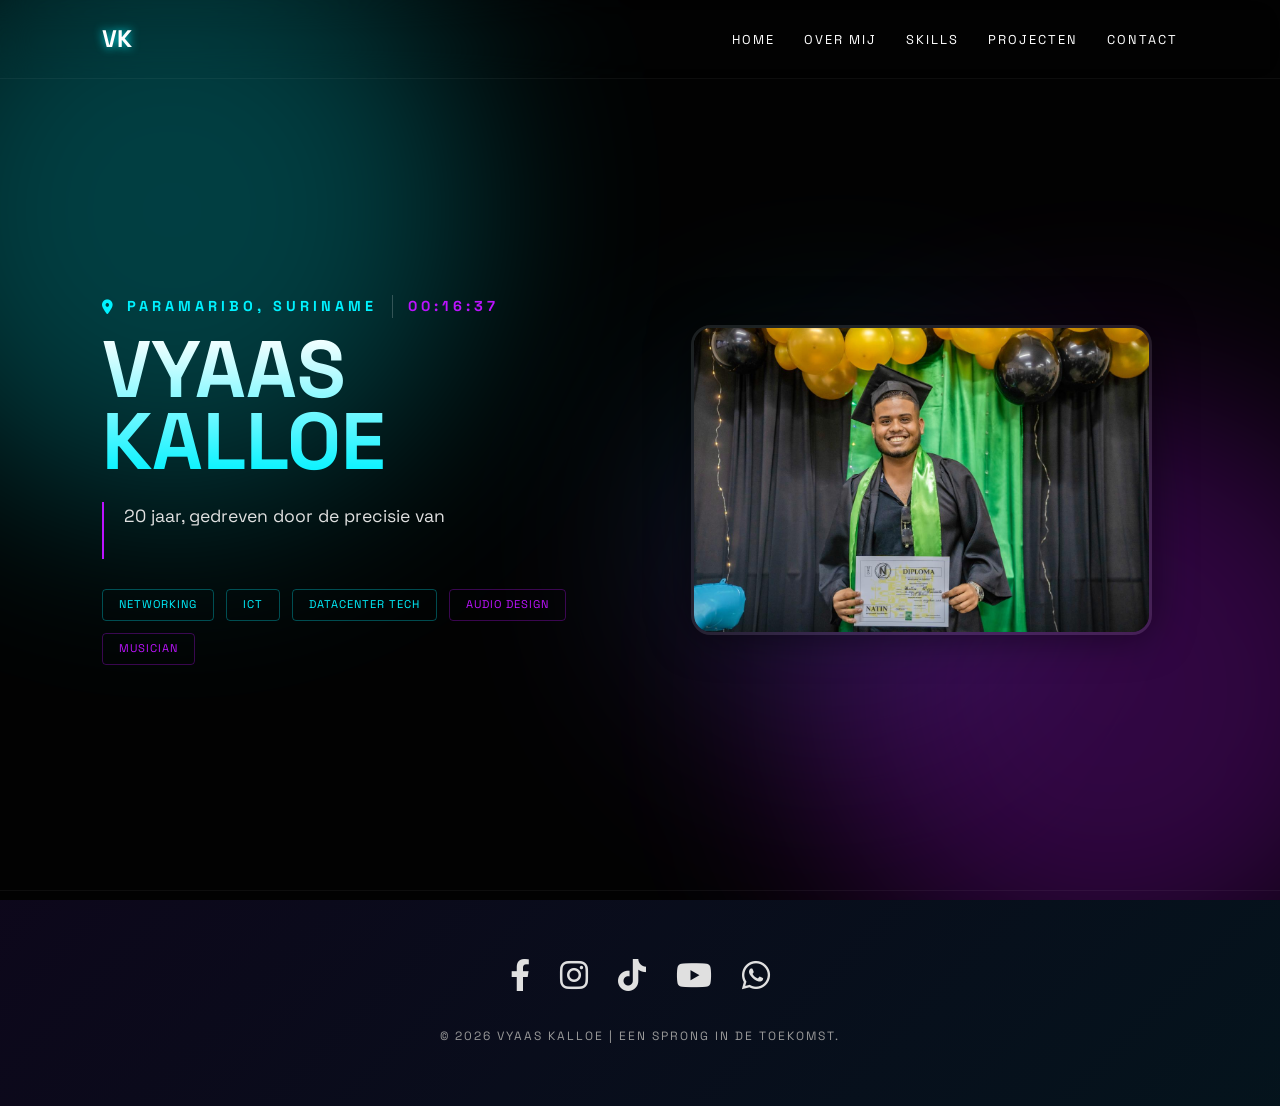
<file: index.html>
<!DOCTYPE html>
<html lang="nl">
<head>
    <meta name="viewport" content="width=device-width, initial-scale=1.0, maximum-scale=1.0, user-scalable=no">
    <meta charset="UTF-8">
    <title>Vyaas Kalloe | Home</title>
    <link rel="stylesheet" href="css/main.css">
    <link href="https://fonts.googleapis.com/css2?family=Space+Grotesk:wght@400;700&display=swap" rel="stylesheet">
    <link rel="stylesheet" href="https://cdnjs.cloudflare.com/ajax/libs/font-awesome/6.0.0/css/all.min.css">
</head>
<body>
    <div class="bg-wrapper">
        <div class="blob blob-1"></div>
        <div class="blob blob-2"></div>
        <div class="blob blob-3"></div>
    </div>

    <header>
        <a href="index.html" class="logo">VK</a>
        <nav>
            <a href="index.html" class="active">Home</a>
            <a href="over-mij.html">Over Mij</a>
            <a href="skills.html">Skills</a>
            <a href="work.html">Projecten</a>
            <a href="contact.html">Contact</a>
        </nav>
    </header>

    <main>
        <section class="home-hero reveal active">
            <div class="hero-text">
                <span class="contact-location">
                    <i class="fas fa-map-marker-alt"></i> Paramaribo, Suriname
                    <span id="live-time" class="live-time-badge"></span>
                </span>
                
                <h1>VYAAS<br>KALLOE</h1>
                
                <div id="animate-tagline" class="hero-tagline">
                    "20 jaar, gedreven door de precisie van datacenters en de passie van muziek. Vanuit Paramaribo verbind ik complexe netwerken met creatievere ritmes, altijd op zoek naar groei."
                </div>
                
                <div class="hero-badges">
                    <span class="badge badge-blue">Networking</span>
                    <span class="badge badge-blue">ICT</span>
                    <span class="badge badge-blue">Datacenter Tech</span>
                    <span class="badge badge-purple">Audio Design</span>
                    <span class="badge badge-purple">Musician</span>
                </div>
            </div>
            
            <div class="hero-image">
                <img src="img/homepage-profiel.jpeg" alt="Vyaas Kalloe Profielfoto">
            </div>
        </section>
    </main>

    <footer>
        <div class="footer-icons">
            <a href="https://www.facebook.com/share/1XrjtdpBg2/?mibextid=wwXIfr" target="_blank" class="social-icon" title="Facebook"><i class="fab fa-facebook-f"></i></a>
            <a href="https://www.instagram.com/k_vyaas._?igsh=bml5YmZqMnh1cWR2&utm_source=qr" target="_blank" class="social-icon" title="Instagram"><i class="fab fa-instagram"></i></a>
            <a href="https://www.tiktok.com/@vyaas.kalloe1?_r=1&_t=ZS-95vjXOtB9jo" target="_blank" class="social-icon" title="TikTok"><i class="fab fa-tiktok"></i></a>
            <a href="https://youtube.com/@vyaas_kalloe?si=Knm1jpjvy8adYta2" target="_blank" class="social-icon" title="YouTube"><i class="fab fa-youtube"></i></a>
            <a href="https://wa.me/5978859238" target="_blank" class="social-icon" title="WhatsApp"><i class="fab fa-whatsapp"></i></a>
        </div>
        <p class="copy">&copy; <span id="year"></span> Vyaas Kalloe | Een sprong in de toekomst.</p>
    </footer>

    <script src="js/script.js" defer></script>
</body>
</html>
</file>
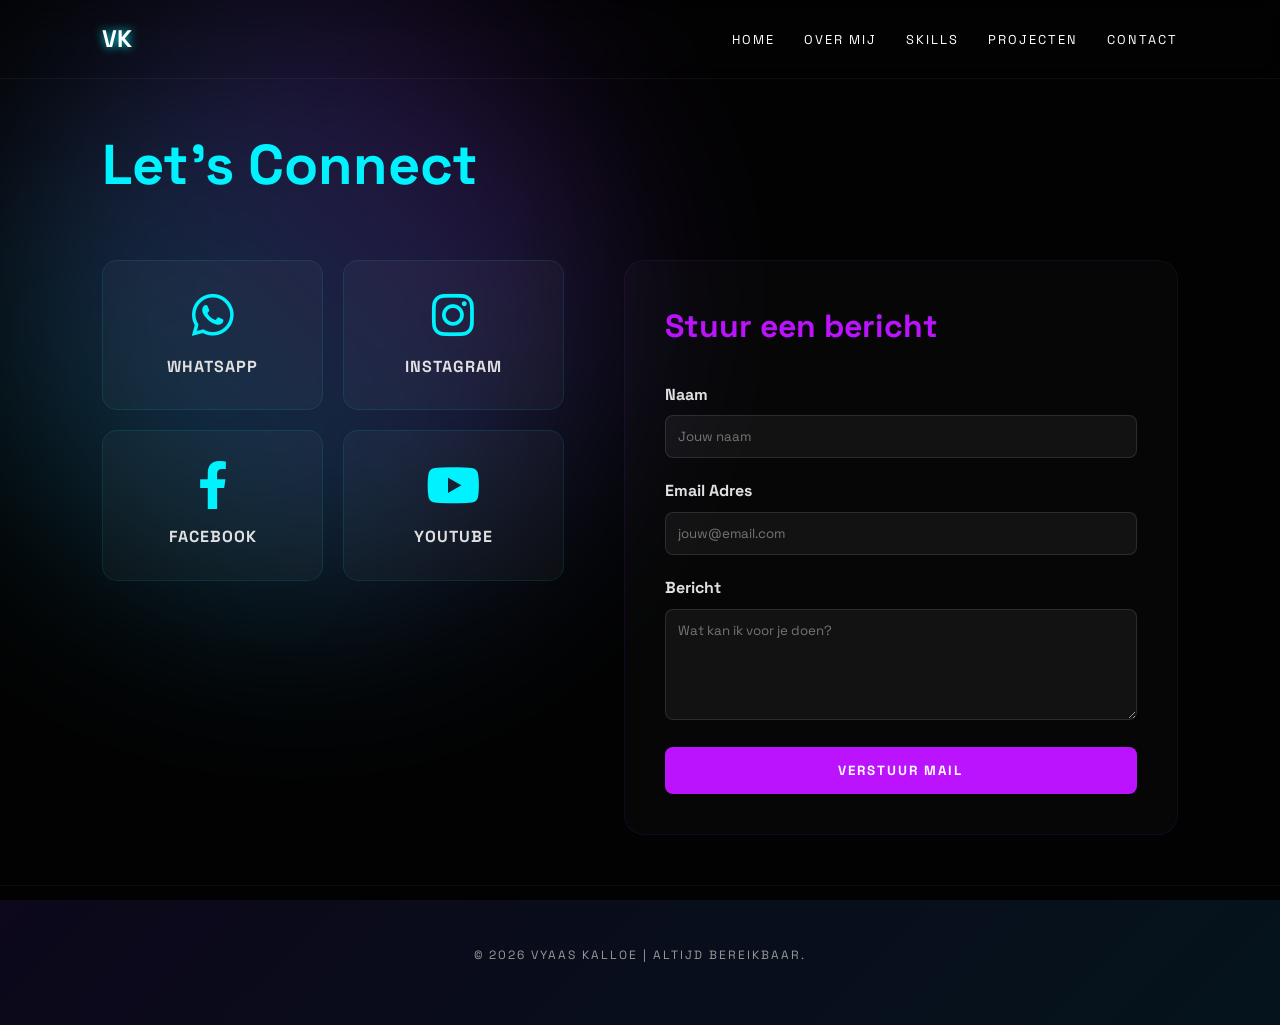
<file: contact.html>
<!DOCTYPE html>
<html lang="nl">
<head>
    <meta charset="UTF-8">
    <meta name="viewport" content="width=device-width, initial-scale=1.0">
    <title>Vyaas Kalloe | Contact</title>
    <link rel="stylesheet" href="css/main.css">
    <link rel="stylesheet" href="css/contact.css">
    <link href="https://fonts.googleapis.com/css2?family=Space+Grotesk:wght@400;700&display=swap" rel="stylesheet">
    <link rel="stylesheet" href="https://cdnjs.cloudflare.com/ajax/libs/font-awesome/6.0.0/css/all.min.css">
</head>
<body>
    <div class="bg-wrapper">
        <div class="blob blob-1"></div>
        <div class="blob blob-2"></div>
        <div class="blob blob-3"></div>
    </div>
    <div class="bg-wrapper">
        <div class="blob"></div>
    </div>

    <header>
        <a href="index.html" class="logo">VK</a>
        <nav>
            <a href="index.html">Home</a>
            <a href="over-mij.html">Over Mij</a>
            <a href="skills.html">Skills</a>
            <a href="work.html">Projecten</a>
            <a href="contact.html" class="active">Contact</a>
        </nav>
    </header>

    <main>
        <section class="reveal active">
            <h1 class="contact-title">Let's Connect</h1>

            <div class="contact-container">
                
                <div class="social-big-grid">
                    <a href="https://wa.me/5978859238" target="_blank" class="social-card">
                        <i class="fab fa-whatsapp"></i>
                        <span>WhatsApp</span>
                    </a>
                    <a href="https://www.instagram.com/k_vyaas._" target="_blank" class="social-card">
                        <i class="fab fa-instagram"></i>
                        <span>Instagram</span>
                    </a>
                    <a href="https://www.facebook.com/share/1XrjtdpBg2/" target="_blank" class="social-card">
                        <i class="fab fa-facebook-f"></i>
                        <span>Facebook</span>
                    </a>
                    <a href="https://youtube.com/@vyaas_kalloe" target="_blank" class="social-card">
                        <i class="fab fa-youtube"></i>
                        <span>YouTube</span>
                    </a>
                </div>

                <div class="contact-form-wrapper">
                    <h2>Stuur een bericht</h2>
                    <form action="https://formsubmit.co/vyaaskalloe2@gmail.com" method="POST">
                        <div class="form-group">
                            <label>Naam</label>
                            <input type="text" name="name" placeholder="Jouw naam" required>
                        </div>
                        <div class="form-group">
                            <label>Email Adres</label>
                            <input type="email" name="email" placeholder="jouw@email.com" required>
                        </div>
                        <div class="form-group">
                            <label>Bericht</label>
                            <textarea name="message" rows="5" placeholder="Wat kan ik voor je doen?" required></textarea>
                        </div>
                        <input type="hidden" name="_next" value="https://jouwwebsite.com/thanks.html">
                        <button type="submit" class="submit-btn">Verstuur Mail</button>
                    </form>
                </div>

            </div>
        </section>
    </main>

    <footer>
        <p class="copy">&copy; <span id="year"></span> Vyaas Kalloe | Altijd bereikbaar.</p>
    </footer>

    <script src="js/script.js" defer></script>
</body>
</html>
</file>
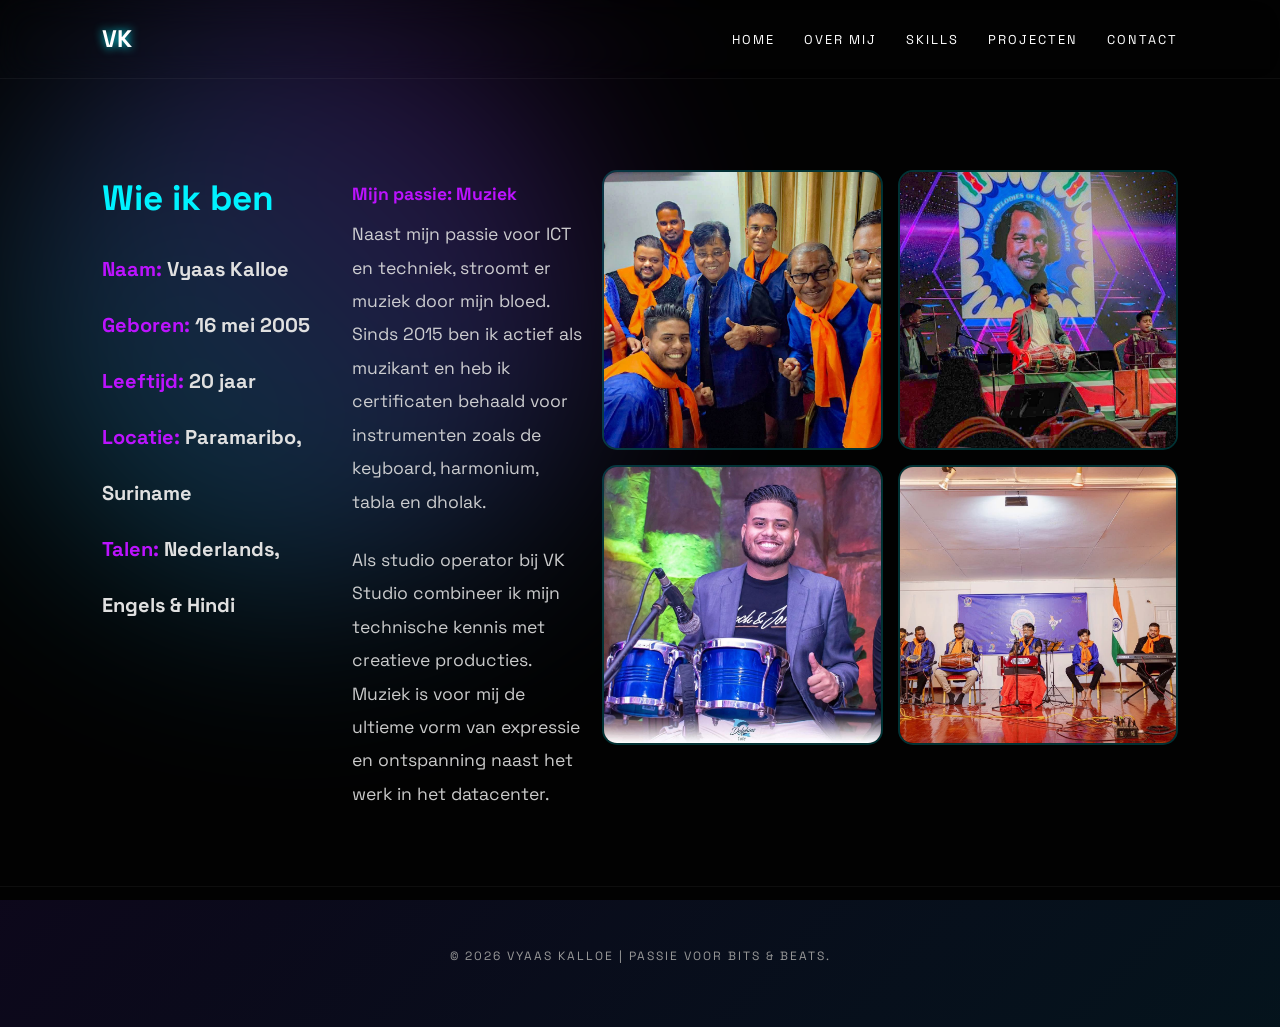
<file: over-mij.html>
<!DOCTYPE html>
<html lang="nl">
<head>
    <meta charset="UTF-8">
    <meta name="viewport" content="width=device-width, initial-scale=1.0">
    <title>Vyaas Kalloe | Over Mij</title>
    <link rel="stylesheet" href="css/over-mij.css">
    <link rel="stylesheet" href="css/main.css">
    <link href="https://fonts.googleapis.com/css2?family=Space+Grotesk:wght@400;700&display=swap" rel="stylesheet">
    <link rel="stylesheet" href="https://cdnjs.cloudflare.com/ajax/libs/font-awesome/6.0.0/css/all.min.css">
    
</head>
<body>
<div class="bg-wrapper">
    <div class="blob blob-1"></div>
    <div class="blob blob-2"></div>
    <div class="blob blob-3"></div>
</div>
    <div class="bg-wrapper">
        <div class="blob"></div>
    </div>

    <header>
        <a href="index.html" class="logo">VK</a>
        <nav>
            <a href="index.html">Home</a>
            <a href="over-mij.html" class="active">Over Mij</a>
            <a href="skills.html">Skills</a>
            <a href="work.html">Projecten</a>
            <a href="contact.html">Contact</a>
        </nav>
    </header>

    <main>
        <section class="about-section reveal active">
            <div class="about-container">
                
                <div class="personal-info">
                    <h2>Wie ik ben</h2>
                    <ul class="info-list">
                        <li><span>Naam:</span> Vyaas Kalloe</li>
                        <li><span>Geboren:</span> 16 mei 2005</li>
                        <li><span>Leeftijd:</span> 20 jaar</li>
                        <li><span>Locatie:</span> Paramaribo, Suriname</li>
                        <li><span>Talen:</span> Nederlands, Engels & Hindi</li>
                    </ul>
                </div>

                <div class="music-story">
                    <h3>Mijn passie: Muziek</h3>
                    <p>
                        Naast mijn passie voor ICT en techniek, stroomt er muziek door mijn bloed. 
                        Sinds 2015 ben ik actief als muzikant en heb ik certificaten behaald voor 
                        instrumenten zoals de keyboard, harmonium, tabla en dholak. 
                    </p>
                    <p>
                        Als studio operator bij VK Studio combineer ik mijn technische kennis met 
                        creatieve producties. Muziek is voor mij de ultieme vorm van expressie 
                        en ontspanning naast het werk in het datacenter.
                    </p>
                </div>

                <div class="music-photos">
                    <img src="img/muziek1.jpeg" alt="Muziek foto 1">
                    <img src="img/muziek2.jpeg" alt="Muziek foto 2">
                    <img src="img/muziek3.jpeg" alt="Muziek foto 3">
                    <img src="img/muziek4.jpeg" alt="Muziek foto 4">
                </div>

            </div>
        </section>
    </main>

    <footer>
        <p class="copy">&copy; <span id="year"></span> Vyaas Kalloe | Passie voor bits & beats.</p>
    </footer>


   <script src="js/script.js" defer></script>
</body>
</html>
</file>
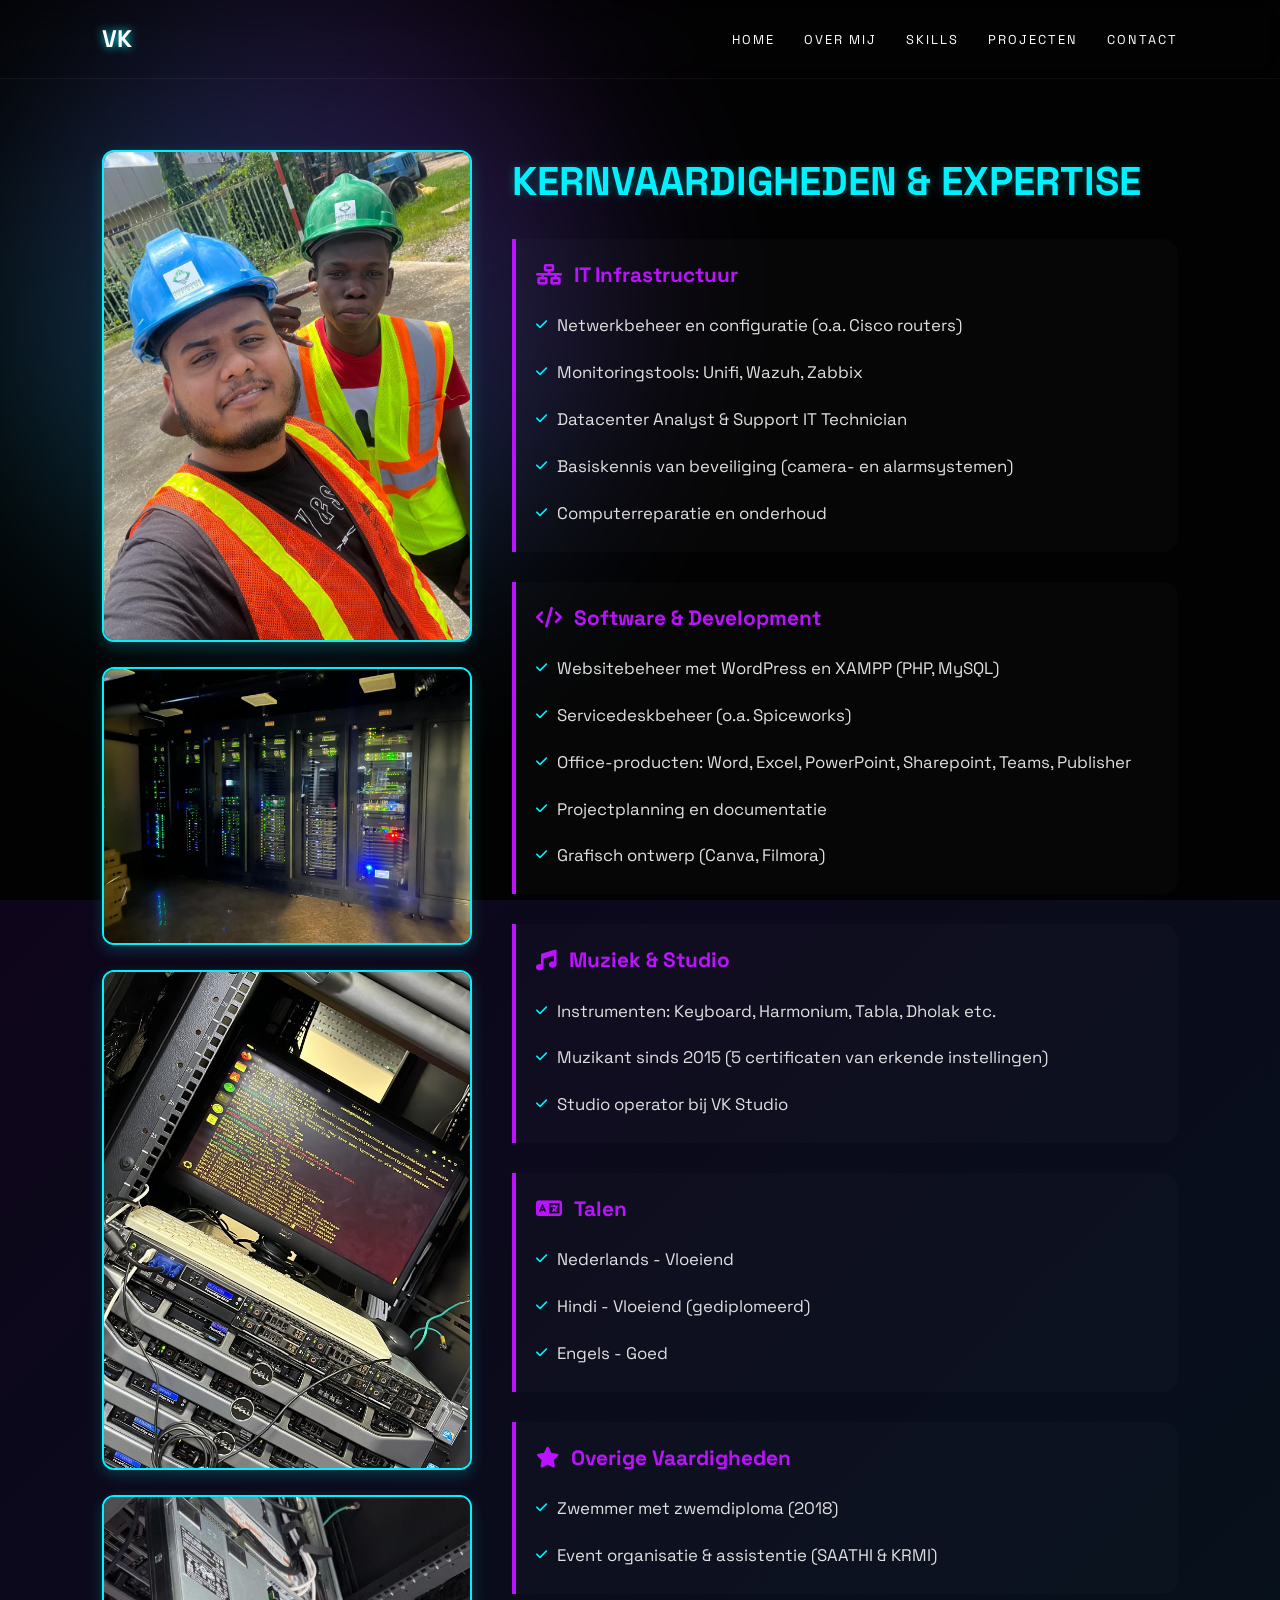
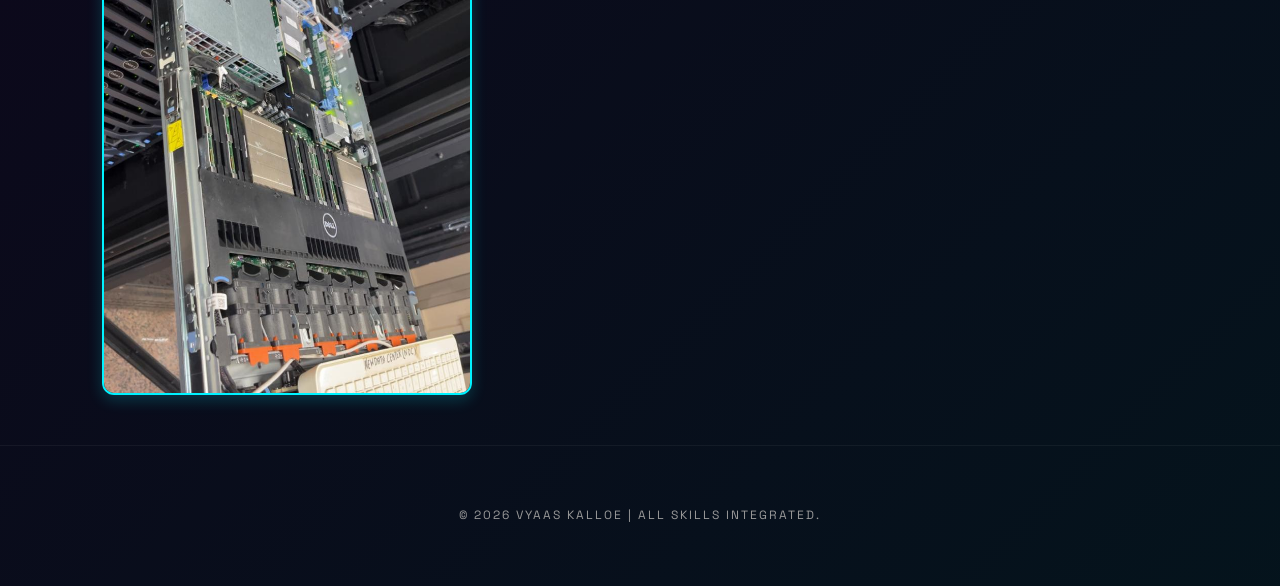
<file: skills.html>
<!DOCTYPE html>
<html lang="nl">
<head>
    <meta charset="UTF-8">
    <meta name="viewport" content="width=device-width, initial-scale=1.0">
    <title>Vyaas Kalloe | Skills</title>
    <link rel="stylesheet" href="css/main.css">
    <link rel="stylesheet" href="css/skills.css">
    <link href="https://fonts.googleapis.com/css2?family=Space+Grotesk:wght::400;700&display=swap" rel="stylesheet">
    <link rel="stylesheet" href="https://cdnjs.cloudflare.com/ajax/libs/font-awesome/6.0.0/css/all.min.css">
</head>
<body>
    <div class="bg-wrapper">
        <div class="blob blob-1"></div>
        <div class="blob blob-2"></div>
        <div class="blob blob-3"></div>
    </div>

    <div class="bg-wrapper secondary-wrapper">
        <div class="blob"></div>
    </div>

    <header>
        <a href="index.html" class="logo">VK</a>
        <nav>
            <a href="index.html">Home</a>
            <a href="over-mij.html">Over Mij</a>
            <a href="skills.html" class="active">Skills</a>
            <a href="work.html">Projecten</a>
            <a href="contact.html">Contact</a>
        </nav>
    </header>

    <main>
        <div class="skills-container reveal active">
            
            <div class="skills-visuals">
                <img src="img/skills1.jpeg" alt="ICT Skills 1">
                <img src="img/skills2.jpeg" alt="ICT Skills 2">
                <img src="img/skills3.jpeg" alt="Muziek Skills 1">
                <img src="img/skills4.jpeg" alt="Muziek Skills 2">
            </div>

            <div class="skills-content">
                <h2>Kernvaardigheden & Expertise</h2>

                <div class="skill-group">
                    <h3><i class="fas fa-network-wired"></i> IT Infrastructuur</h3>
                    <ul class="skill-list">
                        <li><i class="fas fa-check"></i> Netwerkbeheer en configuratie (o.a. Cisco routers) </li>
                        <li><i class="fas fa-check"></i> Monitoringstools: Unifi, Wazuh, Zabbix </li>
                        <li><i class="fas fa-check"></i> Datacenter Analyst & Support IT Technician </li>
                        <li><i class="fas fa-check"></i> Basiskennis van beveiliging (camera- en alarmsystemen) </li>
                        <li><i class="fas fa-check"></i> Computerreparatie en onderhoud </li>
                    </ul>
                </div>

                <div class="skill-group">
                    <h3><i class="fas fa-code"></i> Software & Development</h3>
                    <ul class="skill-list">
                        <li><i class="fas fa-check"></i> Websitebeheer met WordPress en XAMPP (PHP, MySQL) </li>
                        <li><i class="fas fa-check"></i> Servicedeskbeheer (o.a. Spiceworks) </li>
                        <li><i class="fas fa-check"></i> Office-producten: Word, Excel, PowerPoint, Sharepoint, Teams, Publisher </li>
                        <li><i class="fas fa-check"></i> Projectplanning en documentatie </li>
                        <li><i class="fas fa-check"></i> Grafisch ontwerp (Canva, Filmora) </li>
                    </ul>
                </div>

                <div class="skill-group">
                    <h3><i class="fas fa-music"></i> Muziek & Studio</h3>
                    <ul class="skill-list">
                        <li><i class="fas fa-check"></i> Instrumenten: Keyboard, Harmonium, Tabla, Dholak etc. </li>
                        <li><i class="fas fa-check"></i> Muzikant sinds 2015 (5 certificaten van erkende instellingen)</li>
                        <li><i class="fas fa-check"></i> Studio operator bij VK Studio </li>
                    </ul>
                </div>

                <div class="skill-group">
                    <h3><i class="fas fa-language"></i> Talen</h3>
                    <ul class="skill-list">
                        <li><i class="fas fa-check"></i> Nederlands - Vloeiend </li>
                        <li><i class="fas fa-check"></i> Hindi - Vloeiend (gediplomeerd) </li>
                        <li><i class="fas fa-check"></i> Engels - Goed </li>
                    </ul>
                </div>

                <div class="skill-group">
                    <h3><i class="fas fa-star"></i> Overige Vaardigheden</h3>
                    <ul class="skill-list">
                        <li><i class="fas fa-check"></i> Zwemmer met zwemdiploma (2018) </li>
                        <li><i class="fas fa-check"></i> Event organisatie & assistentie (SAATHI & KRMI) </li>
                    </ul>
                </div>

            </div>
        </div>
    </main>

    <footer>
        <p class="copy">&copy; <span id="year"></span> Vyaas Kalloe | All Skills Integrated.</p>
    </footer>

    <script src="js/script.js" defer></script>
</body>
</html>
</file>
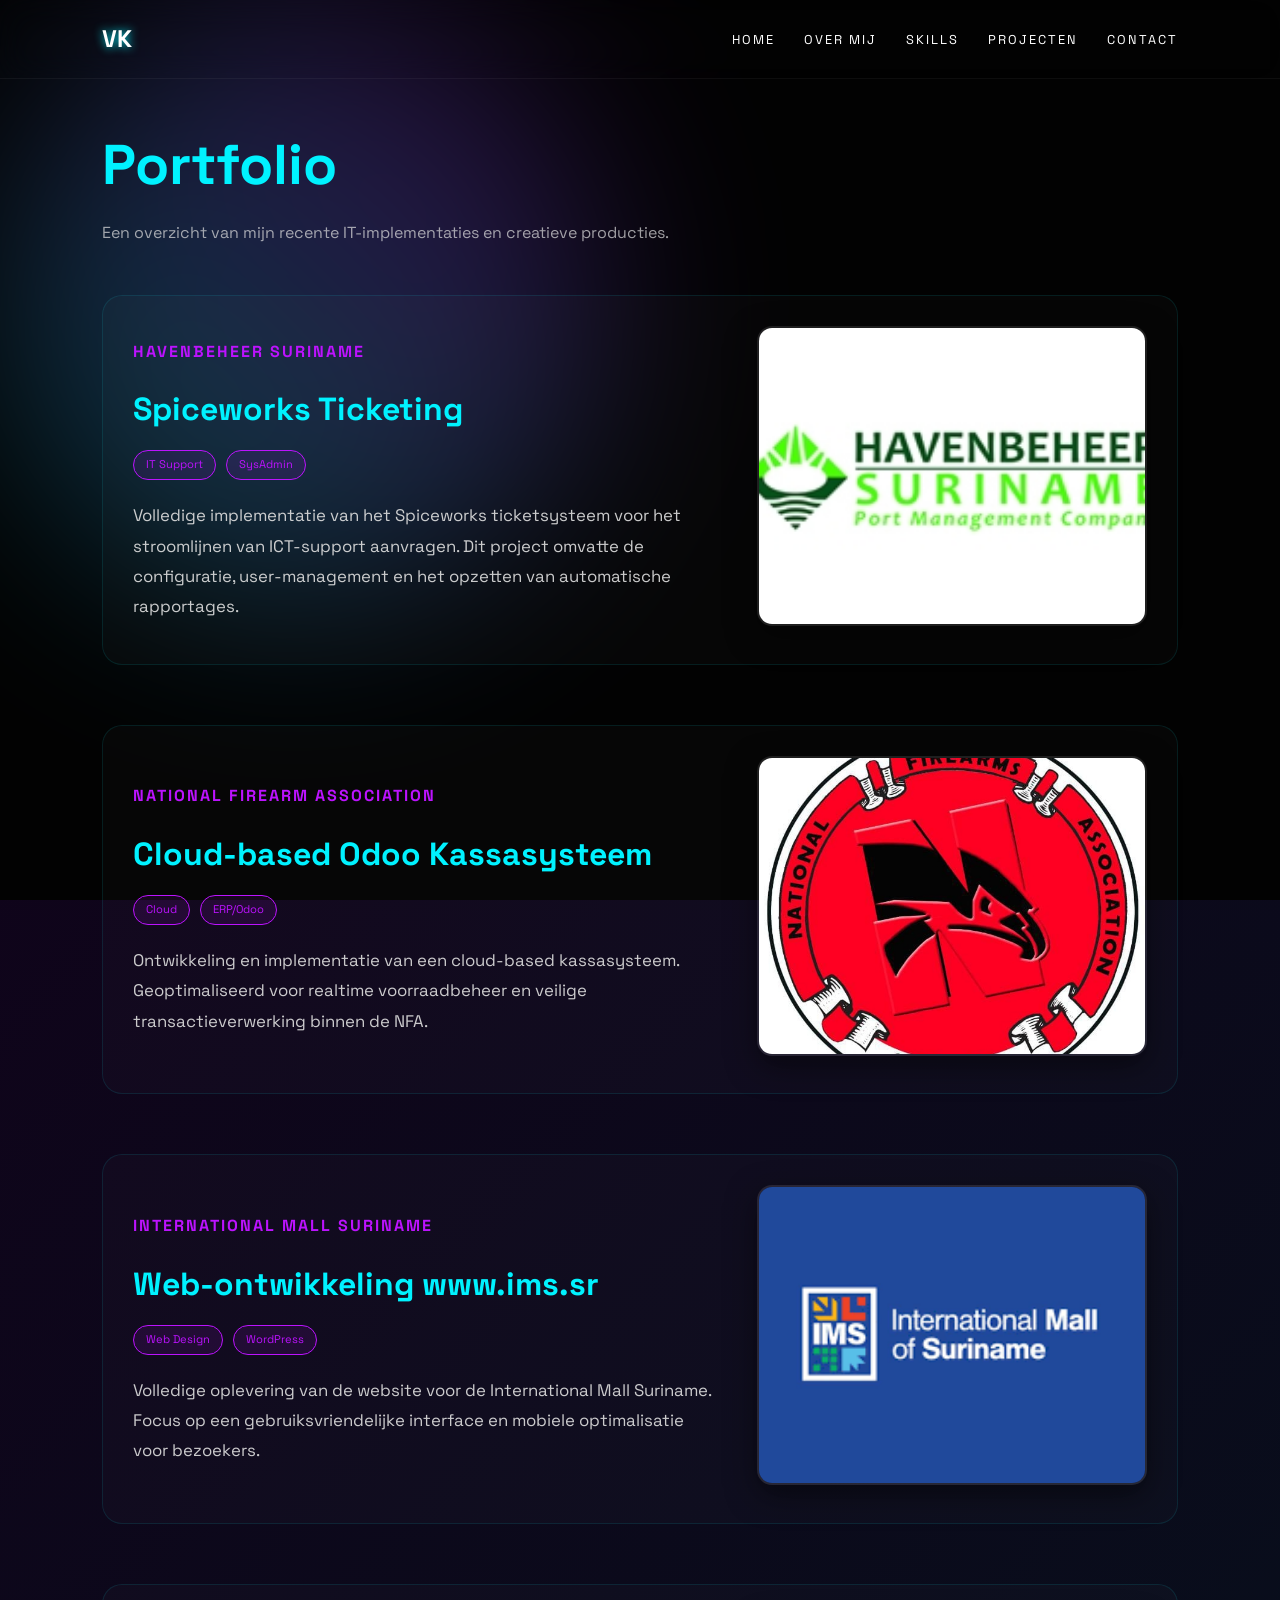
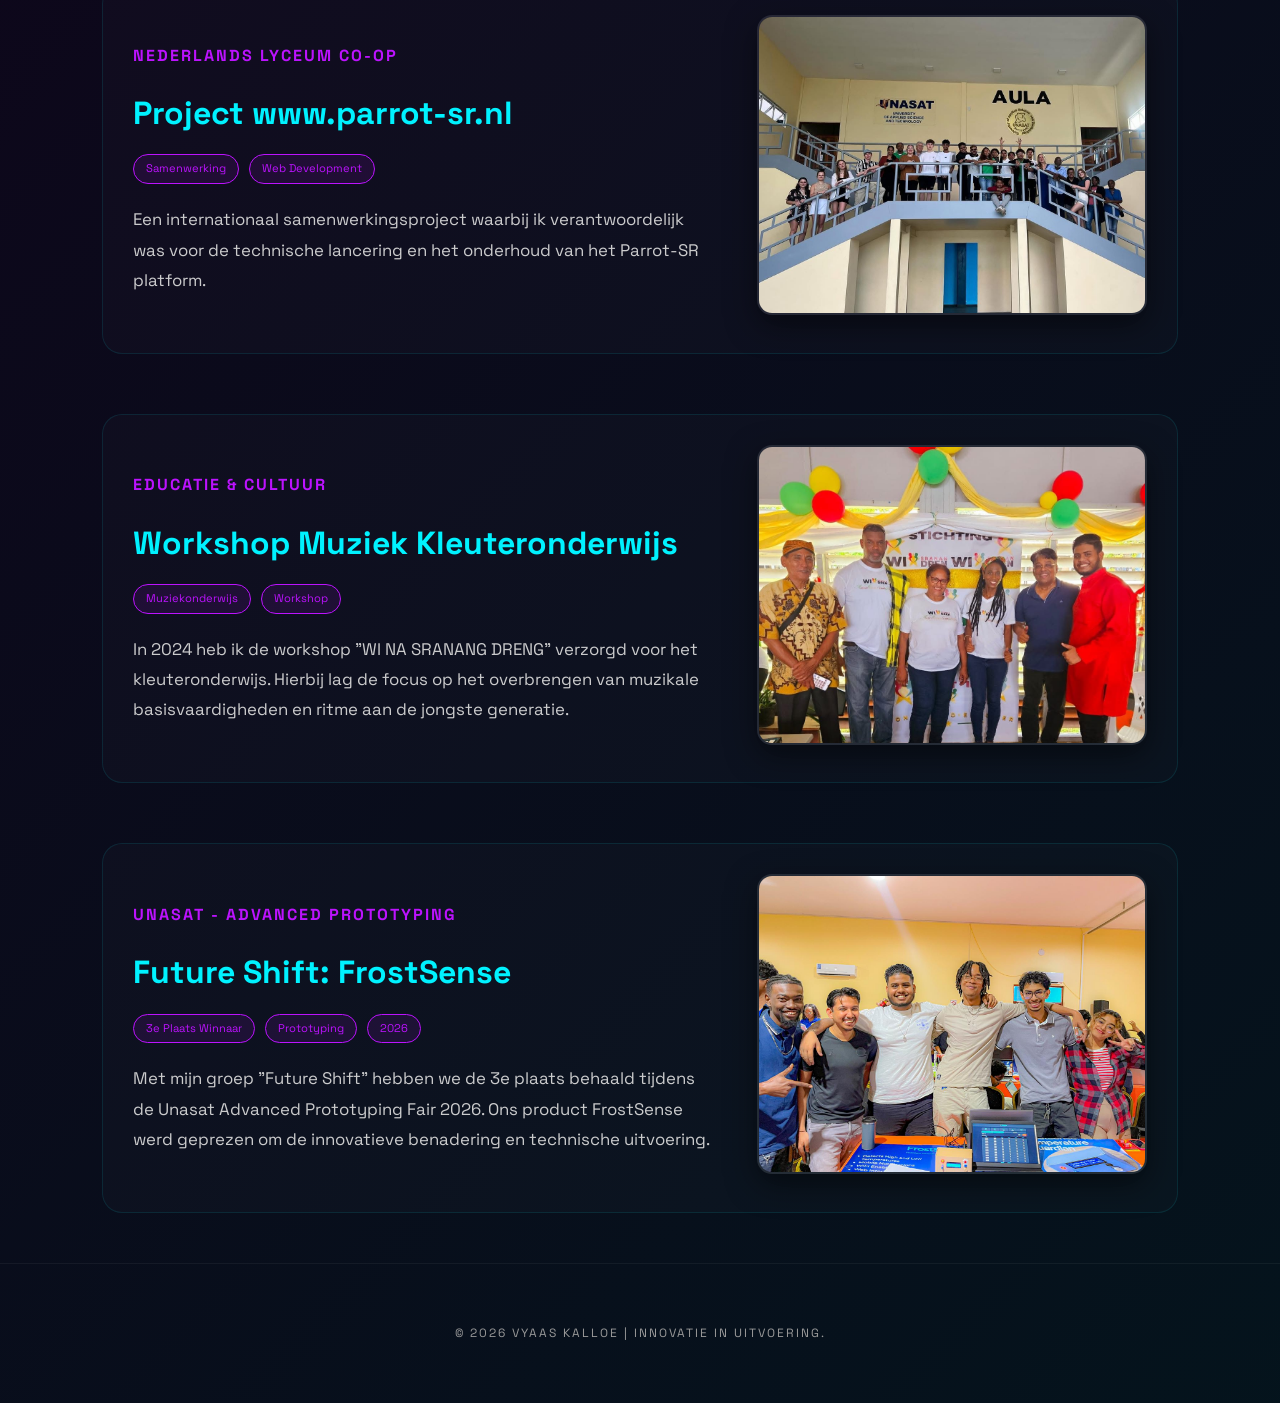
<file: work.html>
<!DOCTYPE html>
<html lang="nl">
<head>
    <meta charset="UTF-8">
    <meta name="viewport" content="width=device-width, initial-scale=1.0">
    <title>Vyaas Kalloe | Projecten</title>
    <link rel="stylesheet" href="css/main.css">
    <link rel="stylesheet" href="css/work.css">
    <link href="https://fonts.googleapis.com/css2?family=Space+Grotesk:wght@400;700&display=swap" rel="stylesheet">
    <link rel="stylesheet" href="https://cdnjs.cloudflare.com/ajax/libs/font-awesome/6.0.0/css/all.min.css">
</head>
<body>
    <div class="bg-wrapper">
        <div class="blob blob-1"></div>
        <div class="blob blob-2"></div>
        <div class="blob blob-3"></div>
    </div>

    <div class="bg-wrapper">
        <div class="blob"></div>
    </div>

    <header>
        <a href="index.html" class="logo">VK</a>
        <nav>
            <a href="index.html">Home</a>
            <a href="over-mij.html">Over Mij</a>
            <a href="skills.html">Skills</a>
            <a href="work.html" class="active">Projecten</a>
            <a href="contact.html">Contact</a>
        </nav>
    </header>

    <main>
        <section class="reveal active">
            <h1 class="portfolio-title">Portfolio</h1>
            <p class="portfolio-subtitle">Een overzicht van mijn recente IT-implementaties en creatieve producties.</p>

            <div class="projects-grid">
                
                <div class="project-card">
                    <div class="project-info">
                        <h3>Havenbeheer Suriname</h3>
                        <h2>Spiceworks Ticketing</h2>
                        <div class="project-tags">
                            <span class="tag">IT Support</span>
                            <span class="tag">SysAdmin</span>
                        </div>
                        <p class="project-description">
                            Volledige implementatie van het Spiceworks ticketsysteem voor het stroomlijnen van ICT-support aanvragen. 
                            Dit project omvatte de configuratie, user-management en het opzetten van automatische rapportages. 
                        </p>
                    </div>
                    <div class="project-image">
                        <img src="img/havenbeheer.jpg" alt="Spiceworks Project">
                    </div>
                </div>

                <div class="project-card">
                    <div class="project-info">
                        <h3>National Firearm Association</h3>
                        <h2>Cloud-based Odoo Kassasysteem</h2>
                        <div class="project-tags">
                            <span class="tag">Cloud</span>
                            <span class="tag">ERP/Odoo</span>
                        </div>
                        <p class="project-description">
                            Ontwikkeling en implementatie van een cloud-based kassasysteem. Geoptimaliseerd voor realtime 
                            voorraadbeheer en veilige transactieverwerking binnen de NFA. 
                        </p>
                    </div>
                    <div class="project-image">
                        <img src="img/nfa.jpg" alt="Odoo Project">
                    </div>
                </div>

                <div class="project-card">
                    <div class="project-info">
                        <h3>International Mall Suriname</h3>
                        <h2>Web-ontwikkeling www.ims.sr</h2>
                        <div class="project-tags">
                            <span class="tag">Web Design</span>
                            <span class="tag">WordPress</span>
                        </div>
                        <p class="project-description">
                            Volledige oplevering van de website voor de International Mall Suriname. Focus op een 
                            gebruiksvriendelijke interface en mobiele optimalisatie voor bezoekers. 
                        </p>
                    </div>
                    <div class="project-image">
                        <img src="img/ims.png" alt="IMS Website Project">
                    </div>
                </div>

                <div class="project-card">
                    <div class="project-info">
                        <h3>Nederlands Lyceum Co-op</h3>
                        <h2>Project www.parrot-sr.nl</h2>
                        <div class="project-tags">
                            <span class="tag">Samenwerking</span>
                            <span class="tag">Web Development</span>
                        </div>
                        <p class="project-description">
                            Een internationaal samenwerkingsproject waarbij ik verantwoordelijk was voor de technische 
                            lancering en het onderhoud van het Parrot-SR platform.
                        </p>
                    </div>
                    <div class="project-image">
                        <img src="img/parrot.jpeg" alt="Parrot-SR Project">
                    </div>
                </div>

                <div class="project-card">
                    <div class="project-info">
                        <h3>Educatie & Cultuur</h3>
                        <h2>Workshop Muziek Kleuteronderwijs</h2>
                        <div class="project-tags">
                            <span class="tag">Muziekonderwijs</span>
                            <span class="tag">Workshop</span>
                        </div>
                        <p class="project-description">
                            In 2024 heb ik de workshop "WI NA SRANANG DRENG" verzorgd voor het kleuteronderwijs. 
                            Hierbij lag de focus op het overbrengen van muzikale basisvaardigheden en ritme aan de jongste generatie.
                        </p>
                    </div>
                    <div class="project-image">
                        <img src="img/workshop.jpeg" alt="Muziekworkshop Kleuteronderwijs">
                    </div>
                </div>

                <div class="project-card">
                    <div class="project-info">
                        <h3>Unasat - Advanced Prototyping</h3>
                        <h2>Future Shift: FrostSense</h2>
                        <div class="project-tags">
                            <span class="tag">3e Plaats Winnaar</span>
                            <span class="tag">Prototyping</span>
                            <span class="tag">2026</span>
                        </div>
                        <p class="project-description">
                            Met mijn groep "Future Shift" hebben we de 3e plaats behaald tijdens de Unasat Advanced Prototyping Fair 2026. 
                            Ons product FrostSense werd geprezen om de innovatieve benadering en technische uitvoering.
                        </p>
                    </div>
                    <div class="project-image">
                        <img src="img/unasat.jpeg" alt="Unasat Prototyping Fair 2026">
                    </div>
                </div>

            </div> </section>
    </main>

    <footer>
        <p class="copy">&copy; <span id="year"></span> Vyaas Kalloe | Innovatie in uitvoering.</p>
    </footer>

    <script src="js/script.js" defer></script>
</body>
</html>
</file>
<file: css/main.css>
:root {
    --bg-dark: #050505;
    --neon-blue: #00f2ff;
    --neon-purple: #bc13fe;
    --text-main: #e0e0e0;
    --text-muted: #999;
    --card-bg: rgba(255, 255, 255, 0.03);
    --icon-hover: rgba(255, 255, 255, 0.8);
}

* {
    margin: 0;
    padding: 0;
    box-sizing: border-box;
    font-family: 'Space Grotesk', sans-serif;
}

body {
    background-color: var(--bg-dark);
    color: var(--text-main);
    overflow-x: hidden;
    line-height: 1.6;
    scroll-behavior: smooth;
}

/* Background Animation */
.bg-wrapper {
    position: fixed;
    top: 0;
    left: 0;
    width: 100%;
    height: 100%;
    z-index: -1;
    background: radial-gradient(circle at 50% 50%, #1a1a2e 0%, #050505 100%);
}

.blob {
    position: absolute;
    width: 600px;
    height: 600px;
    background: linear-gradient(var(--neon-blue), var(--neon-purple));
    filter: blur(160px);
    border-radius: 50%;
    opacity: 0.15;
    animation: float 20s infinite alternate;
}

@keyframes float {
    from {
        transform: translate(-10%, -10%);
    }
    to {
        transform: translate(10%, 10%);
    }
}

/* Header & Nav */
header {
    position: fixed;
    top: 0;
    width: 100%;
    padding: 20px 8%;
    display: flex;
    justify-content: space-between;
    align-items: center;
    backdrop-filter: blur(15px);
    z-index: 1000;
    border-bottom: 1px solid rgba(255, 255, 255, 0.05);
}

.logo {
    font-size: 1.5rem;
    font-weight: 700;
    color: #fff;
    text-shadow: 0 0 10px var(--neon-blue);
    text-decoration: none;
}

nav a {
    color: #fff;
    text-decoration: none;
    margin-left: 25px;
    font-size: 0.8rem;
    text-transform: uppercase;
    letter-spacing: 2px;
    transition: 0.3s;
}

nav a:hover {
    color: var(--neon-blue);
    text-shadow: 0 0 8px var(--neon-blue);
}

/* Main Content */
main {
    padding: 120px 8% 50px; /* Aangepaste padding voor betere uitlijning */
    min-height: 90vh;
}

/* --- HOME HERO SECTION --- */
.home-hero {
    display: flex;
    justify-content: space-between;
    align-items: center;
    min-height: 80vh;
}

.hero-text {
    flex: 1; /* Neemt de linker helft in */
    padding-right: 50px;
}

.hero-text h1 {
    font-size: clamp(3rem, 8vw, 5rem); /* Verkleinde, flexibele grootte */
    line-height: 0.9;
    background: linear-gradient(to bottom, #fff, var(--neon-blue));
    -webkit-background-clip: text;
    -webkit-text-fill-color: transparent;
    margin-bottom: 25px;
}

.hero-text p {
    font-size: 1rem;
    color: var(--text-muted);
    max-width: 600px;
    margin-bottom: 15px;
}

.hero-image {
    flex: 1; /* Neemt de rechter helft in */
    display: flex;
    justify-content: center;
    align-items: center;
}

.hero-image img {
    max-width: 90%;
    height: auto;
    border-radius: 20px; /* Ronde hoeken */
    border: 3px solid rgba(255, 255, 255, 0.1);
    box-shadow: 0 0 40px rgba(0, 0, 0, 0.5);
    transition: 0.4s;
}

.hero-image img:hover {
    border-color: var(--neon-purple);
    box-shadow: 0 0 60px rgba(188, 19, 254, 0.3);
}

/* --- REVEAL ANIMATION --- */
.reveal {
    opacity: 0;
    transform: translateY(60px);
    transition: all 1s cubic-bezier(0.16, 1, 0.3, 1);
}

.reveal.active {
    opacity: 1;
    transform: translateY(0);
}

/* Section Title (voor andere pagina's) */
.section-title {
    font-size: 3rem;
    margin-bottom: 30px;
}

/* Footer & Icons */
footer {
    padding: 60px 8%;
    text-align: center;
    border-top: 1px solid rgba(255, 255, 255, 0.05);
}

.footer-icons {
    display: flex;
    justify-content: center;
    gap: 30px; /* Ruimte tussen de iconen */
    margin-bottom: 25px;
}

.social-icon {
    font-size: 2rem; /* Grotere iconen */
    color: var(--text-main);
    transition: 0.4s;
    text-decoration: none;
}

.social-icon:hover {
    color: var(--neon-purple);
    transform: translateY(-5px);
    text-shadow: 0 0 10px var(--neon-purple);
}

.copy {
    font-size: 0.75rem;
    color: var(--text-muted);
    text-transform: uppercase;
    letter-spacing: 2px;
}

/* Custom Scrollbar */
::-webkit-scrollbar {
    width: 6px;
}

::-webkit-scrollbar-track {
    background: var(--bg-dark);
}

::-webkit-scrollbar-thumb {
    background: var(--neon-purple);
}
/* =========================================
   MOBILE RESPONSIVE FIX
   ========================================= */

@media (max-width: 768px) {
    /* 1. Algemene layout naar één kolom */
    .home-hero, 
    .about-container, 
    .skills-container, 
    .contact-container,
    .project-card {
        display: flex !important;
        flex-direction: column !important;
        text-align: center;
        gap: 30px;
    }

    /* 2. Header menu aanpassen */
    header {
        padding: 15px 5%;
        flex-direction: column;
        gap: 15px;
    }

    nav {
        display: flex;
        flex-wrap: wrap;
        justify-content: center;
        gap: 10px;
    }

    nav a {
        font-size: 0.9rem;
        padding: 5px 10px;
    }

    /* 3. Tekst groottes optimaliseren voor mobiel */
    h1 {
        font-size: 2.5rem !important;
        line-height: 1.1;
    }

    .hero-text h1 {
        font-size: 3rem !important;
    }

    /* 4. Foto's centreren en schalen */
    .hero-image, .neon-image-wrapper {
        width: 280px !important;
        height: 280px !important;
        margin: 0 auto;
    }

    .music-photos, .skills-visuals, .social-big-grid {
        grid-template-columns: 1fr !important; /* Alles onder elkaar */
        width: 100%;
    }

    .music-photos img, .skills-visuals img, .project-image img {
        height: 250px !important;
    }

    /* 5. Specifieke fixes voor tekstblokken */
    .hero-tagline, .music-story {
        border-left: none !important;
        border-bottom: 2px solid var(--neon-purple);
        padding-left: 0 !important;
        padding-bottom: 20px;
    }

    .info-list {
        text-align: left;
        display: inline-block;
    }
}
.big-clock {
    font-size: 1.5rem; /* Maakt de tijd groter */
    color: var(--neon-purple);
    font-family: 'Space Grotesk', sans-serif;
    font-weight: 700;
    margin-bottom: 10px;
    letter-spacing: 2px;
    text-shadow: 0 0 10px var(--neon-purple); /* Geeft het een mooie glow */
}
.bg-wrapper {
    position: fixed;
    top: 0;
    left: 0;
    width: 100%;
    height: 100%;
    z-index: -1;
    background: #050505; /* Diepzwarte basis */
    overflow: hidden;
}

.blob {
    position: absolute;
    width: 500px;
    height: 500px;
    background: linear-gradient(45deg, var(--neon-blue), var(--neon-purple));
    filter: blur(80px);
    border-radius: 50%;
    opacity: 0.2;
    animation: move 20s infinite alternate;
}

@keyframes move {
    from { transform: translate(-10%, -10%); }
    to { transform: translate(100%, 80%); }
}
body {
    background: linear-gradient(-45deg, #050505, #0a0a0a, #001a1d, #12001a);
    background-size: 400% 400%;
    animation: gradientBG 15s ease infinite;
}

@keyframes gradientBG {
    0% { background-position: 0% 50%; }
    50% { background-position: 100% 50%; }
    100% { background-position: 0% 50%; }
}
/* De basis: Pikzwart voor maximaal contrast */
.bg-wrapper {
    position: fixed;
    top: 0;
    left: 0;
    width: 100%;
    height: 100%;
    z-index: -1;
    background: #020202; /* Extreem zwart */
    overflow: hidden;
}

/* We maken meerdere blobs voor een gelaagd effect */
.blob {
    position: absolute;
    width: 600px;
    height: 600px;
    border-radius: 50%;
    filter: blur(100px);
    opacity: 0.25; /* Iets sterker voor meer effect */
    animation: float 25s infinite alternate ease-in-out;
}

/* Blob 1: Jouw Neon Blauw */
.blob-1 {
    background: var(--neon-blue);
    top: -10%;
    left: -10%;
    animation-duration: 30s;
}

/* Blob 2: Jouw Neon Paars */
.blob-2 {
    background: var(--neon-purple);
    bottom: -10%;
    right: -10%;
    animation-duration: 25s;
    animation-delay: -5s;
}

/* Blob 3: Een mix voor in het midden */
.blob-3 {
    background: linear-gradient(var(--neon-blue), var(--neon-purple));
    top: 40%;
    left: 50%;
    width: 400px;
    height: 400px;
    opacity: 0.15;
    animation-duration: 35s;
    animation-delay: -10s;
}

@keyframes float {
    0% { transform: translate(0, 0) scale(1); }
    33% { transform: translate(30vw, 20vh) scale(1.1); }
    66% { transform: translate(-10vw, 50vh) scale(0.9); }
    100% { transform: translate(10vw, -10vh) scale(1); }
}
/* =========================================
   ULTIEME MOBIELE REPARATIE
   ========================================= */

@media (max-width: 768px) {
    /* Fix voor de Index (Home) */
    .home-hero {
        flex-direction: column-reverse !important; /* Foto boven, tekst onder */
        text-align: center;
        padding-top: 20px;
    }

    .hero-image {
        width: 250px !important;
        height: 250px !important;
        margin: 0 auto 30px;
    }

    /* Fix voor Over Mij & Skills containers */
    .about-container, 
    .skills-top-section, 
    .skills-container,
    .contact-container {
        display: flex !important;
        flex-direction: column !important; /* Alles netjes onder elkaar */
        gap: 30px;
        width: 100%;
        padding: 10px;
    }

    /* Foto's op mobiel centreren */
    .music-photos, .skills-visuals-side, .skills-visuals {
        width: 100% !important;
        order: 2; /* Zet foto's onder de tekst */
    }

    .music-photos img, .skills-visuals img, .skills-visuals-side img {
        width: 100% !important;
        max-height: 400px;
    }

    /* Tekst aanpassingen voor leesbaarheid */
    h1 {
        font-size: 2.2rem !important;
    }

    .skill-group {
        border-left: 2px solid var(--neon-purple);
        padding: 15px !important;
        margin-bottom: 15px;
    }

    /* Navigatie menu mobiel */
    nav {
        gap: 8px;
    }

    nav a {
        font-size: 0.8rem;
        padding: 5px 8px;
    }
}
.contact-location{
    color: var(--neon-blue); letter-spacing: 4px; font-size: 0.9rem; font-weight: bold; text-transform: uppercase; display: flex; align-items: center; margin-bottom: 15px;
}
/* Locatie en Tijd styling */
.contact-location i {
    margin-right: 10px;
}

.live-time-badge {
    margin-left: 15px;
    color: var(--neon-purple);
    border-left: 1px solid rgba(255,255,255,0.2);
    padding-left: 15px;
}

/* Tagline styling */
.hero-tagline {
    font-size: 1.1rem;
    line-height: 1.6;
    border-left: 2px solid var(--neon-purple);
    padding-left: 20px;
    margin-bottom: 30px;
    min-height: 3.2em;
}

/* Badges container */
.hero-badges {
    display: flex;
    gap: 12px;
    flex-wrap: wrap;
    margin-top: 20px;
}

/* Badge basis styling */
.badge {
    padding: 6px 16px;
    border-radius: 4px;
    font-size: 0.7rem;
    text-transform: uppercase;
    letter-spacing: 1px;
}

.badge-blue {
    border: 1px solid rgba(0, 242, 255, 0.3);
    color: var(--neon-blue);
}

.badge-purple {
    border: 1px solid rgba(188, 19, 254, 0.3);
    color: var(--neon-purple);
}
@import url("profiles/js/script.js");
</file>
<file: css/contact.css>
.contact-container {
            display: grid;
            grid-template-columns: 1fr 1.2fr;
            gap: 60px;
            margin-top: 50px;
            align-items: start;
        }

        /* Linkerkant: Grote Social Media Icons */
        .social-big-grid {
            display: grid;
            grid-template-columns: repeat(2, 1fr);
            gap: 20px;
        }

        .social-card {
            background: rgba(255, 255, 255, 0.03);
            border: 1px solid rgba(0, 242, 255, 0.1);
            padding: 30px;
            border-radius: 15px;
            text-align: center;
            transition: 0.3s;
            text-decoration: none;
            display: flex;
            flex-direction: column;
            align-items: center;
            gap: 15px;
        }

        .social-card i {
            font-size: 3rem;
            color: var(--neon-blue);
        }

        .social-card span {
            color: var(--text-main);
            font-weight: 700;
            text-transform: uppercase;
            letter-spacing: 1px;
        }

        .social-card:hover {
            transform: translateY(-10px);
            background: rgba(0, 242, 255, 0.05);
            border-color: var(--neon-blue);
            box-shadow: 0 10px 20px rgba(0, 242, 255, 0.1);
        }

        /* Rechterkant: Mail Formulier */
        .contact-form-wrapper {
            background: rgba(255, 255, 255, 0.02);
            padding: 40px;
            border-radius: 20px;
            border: 1px solid rgba(188, 19, 254, 0.1);
        }

        .contact-form-wrapper h2 {
            color: var(--neon-purple);
            margin-bottom: 30px;
            font-size: 2rem;
        }

        .form-group {
            margin-bottom: 20px;
        }

        .form-group label {
            display: block;
            margin-bottom: 8px;
            color: var(--text-main);
            font-weight: bold;
        }

        .form-group input, .form-group textarea {
            width: 100%;
            padding: 12px;
            background: rgba(255, 255, 255, 0.05);
            border: 1px solid rgba(255, 255, 255, 0.1);
            border-radius: 8px;
            color: white;
            font-family: 'Space Grotesk', sans-serif;
            outline: none;
        }

        .form-group input:focus, .form-group textarea:focus {
            border-color: var(--neon-purple);
        }

        .submit-btn {
            width: 100%;
            padding: 15px;
            background: var(--neon-purple);
            color: white;
            border: none;
            border-radius: 8px;
            font-weight: bold;
            cursor: pointer;
            transition: 0.3s;
            text-transform: uppercase;
            letter-spacing: 2px;
        }

        .submit-btn:hover {
            box-shadow: 0 0 20px rgba(188, 19, 254, 0.4);
            transform: scale(1.02);
        }

        @media (max-width: 900px) {
            .contact-container { grid-template-columns: 1fr; }
        }
    /* Styling voor de hoofdknop/titel van de contactpagina */
.contact-title {
    font-size: 3.5rem;
    color: var(--neon-blue);
    margin-bottom: 40px;
}
</file>
<file: css/over-mij.css>
/* Forceer de indeling: kolom 1 en 2 zijn smal, kolom 3 (foto's) is heel breed */
    .about-container {
        display: grid;
        grid-template-columns: 0.8fr 0.8fr 2fr; /* Foto's krijgen nu 2x zoveel ruimte als de tekst */
        gap: 20px; 
        margin-top: 50px;
        align-items: start;
    }

    /* Persoonlijke info (Links) */
    .personal-info h2 {
        font-size: 2.2rem;
        color: var(--neon-blue);
        margin-bottom: 15px;
    }
   .info-list {
        list-style: none;
        font-size: 1.25rem;
        line-height: 2.8; /* Verhoogd voor meer lengte */
        font-weight: 700;
    }
    .info-list span {
        color: var(--neon-purple);
    }

    /* Muziek verhaal (Midden) - Schuift nu hard naar links */
    .music-story {
        padding-top: 10px;
    }
    .music-story h3 {
        color: var(--neon-purple);
        font-size: 1.1rem;
        margin-bottom: 10px;
    }
    .music-story p {
        font-size: 1.1rem;
        line-height: 1.9; /* Iets ruimer */
        opacity: 0.9;
        margin-bottom: 25px; /* Meer ruimte tussen paragrafen */
    }
    /* Foto grid (Rechts) - Nu echt groot */
    .music-photos {
        display: grid;
        grid-template-columns: repeat(2, 1fr);
        gap: 15px;
    }
    .music-photos img {
        width: 100%;
        height: 280px; /* Nog hoger voor meer impact */
        object-fit: cover;
        border-radius: 15px;
        border: 2px solid rgba(0, 242, 255, 0.2);
        transition: 0.4s ease-in-out;
    }
    
    .music-photos img:hover {
        transform: scale(1.03);
        border-color: var(--neon-blue);
        box-shadow: 0 0 25px rgba(0, 242, 255, 0.4);
    }

    /* Mobiele fix */
    @media (max-width: 1100px) {
        .about-container {
            grid-template-columns: 1fr;
        }
    }
</file>
<file: css/skills.css>
.skills-container {
        display: grid;
        grid-template-columns: 1fr 1.8fr;
        gap: 40px;
        margin-top: 30px;
        align-items: start;
    }

    /* Linkerkant: Foto's met behoud van verhouding */
    .skills-visuals {
        display: flex;
        flex-direction: column;
        gap: 25px;
    }

    .skills-visuals img {
        width: 100%;
        height: auto; /* Laat de foto zijn natuurlijke vorm houden */
        max-height: 500px; /* Voorkomt dat ze té lang worden */
        object-fit: cover;
        border-radius: 12px;
        border: 2px solid var(--neon-blue);
        box-shadow: 0 5px 15px rgba(0, 242, 255, 0.2);
        transition: all 0.3s ease;
    }

    .skills-visuals img:hover {
        transform: scale(1.03);
        border-color: var(--neon-purple);
        box-shadow: 0 0 25px rgba(188, 19, 254, 0.4);
    }

    /* Rechterkant styling blijft hetzelfde maar met betere uitlijning */
    .skills-content h2 {
        font-size: 2.5rem;
        color: var(--neon-blue);
        margin-bottom: 25px;
        text-transform: uppercase;
        text-shadow: 0 0 10px rgba(0, 242, 255, 0.3);
    }

    .skill-group {
        margin-bottom: 30px;
        padding: 20px;
        background: rgba(255, 255, 255, 0.02);
        border-left: 4px solid var(--neon-purple);
        border-radius: 0 15px 15px 0;
    }

    .skill-group h3 {
        font-size: 1.3rem;
        color: var(--neon-purple);
        margin-bottom: 15px;
        display: flex;
        align-items: center;
        gap: 12px;
    }

    .skill-list {
        display: grid;
        grid-template-columns: 1fr;
        gap: 10px;
        list-style: none;
    }

    .skill-list li {
        font-size: 1.05rem;
        display: flex;
        align-items: center;
        gap: 10px;
        color: var(--text-main);
        padding: 5px 0;
    }

    .skill-list li i {
        color: var(--neon-blue);
        font-size: 0.8rem;
    }

    /* Mobiele fix: Foto's onder elkaar */
    @media (max-width: 1024px) {
        .skills-container { 
            grid-template-columns: 1fr; 
        }
        .skills-visuals {
            order: 2; /* Foto's onder de tekst op mobiel */
        }
    }
/* CSS code ter vervanging van de inline styles */

.secondary-wrapper {
    /* Mocht je specifieke styles willen meegeven aan de tweede bg-wrapper, dan kan dat hier. */
    /* De naam 'bg-wrapper' zorgt al voor de basisstyling die je in je main/skills CSS hebt staan. */
}
</file>
<file: css/work.css>
.projects-grid {
            display: flex;
            flex-direction: column;
            gap: 60px;
            margin-top: 50px;
        }

        /* Layout per project: Tekst links, Foto rechts */
        .project-card {
            display: grid;
            grid-template-columns: 1.5fr 1fr;
            gap: 40px;
            align-items: center;
            background: rgba(255, 255, 255, 0.02);
            padding: 30px;
            border-radius: 20px;
            border: 1px solid rgba(0, 242, 255, 0.1);
            transition: 0.4s;
        }

        .project-card:hover {
            border-color: var(--neon-blue);
            background: rgba(0, 242, 255, 0.03);
            transform: translateY(-5px);
        }

        /* Project Tekst */
        .project-info h2 {
            font-size: 2rem;
            color: var(--neon-blue);
            margin-bottom: 15px;
        }

        .project-info h3 {
            color: var(--neon-purple);
            font-size: 1rem;
            text-transform: uppercase;
            letter-spacing: 2px;
            margin-bottom: 20px;
        }

        .project-tags {
            display: flex;
            gap: 10px;
            margin-bottom: 20px;
        }

        .tag {
            font-size: 0.7rem;
            padding: 5px 12px;
            border-radius: 15px;
            background: rgba(188, 19, 254, 0.1);
            color: var(--neon-purple);
            border: 1px solid var(--neon-purple);
        }

        .project-description {
            font-size: 1.05rem;
            line-height: 1.8;
            opacity: 0.9;
        }

        /* Project Foto */
        .project-image img {
            width: 100%;
            height: 300px;
            object-fit: cover;
            border-radius: 15px;
            border: 2px solid rgba(255, 255, 255, 0.1);
            box-shadow: 0 10px 30px rgba(0,0,0,0.5);
        }

        @media (max-width: 1024px) {
            .project-card { grid-template-columns: 1fr; }
        }
    /* Styling voor de portfolio introductie sectie */
.portfolio-title {
    font-size: 3.5rem;
    color: var(--neon-blue);
    margin-bottom: 10px;
}

.portfolio-subtitle {
    margin-bottom: 50px;
    opacity: 0.7;
}
</file>
